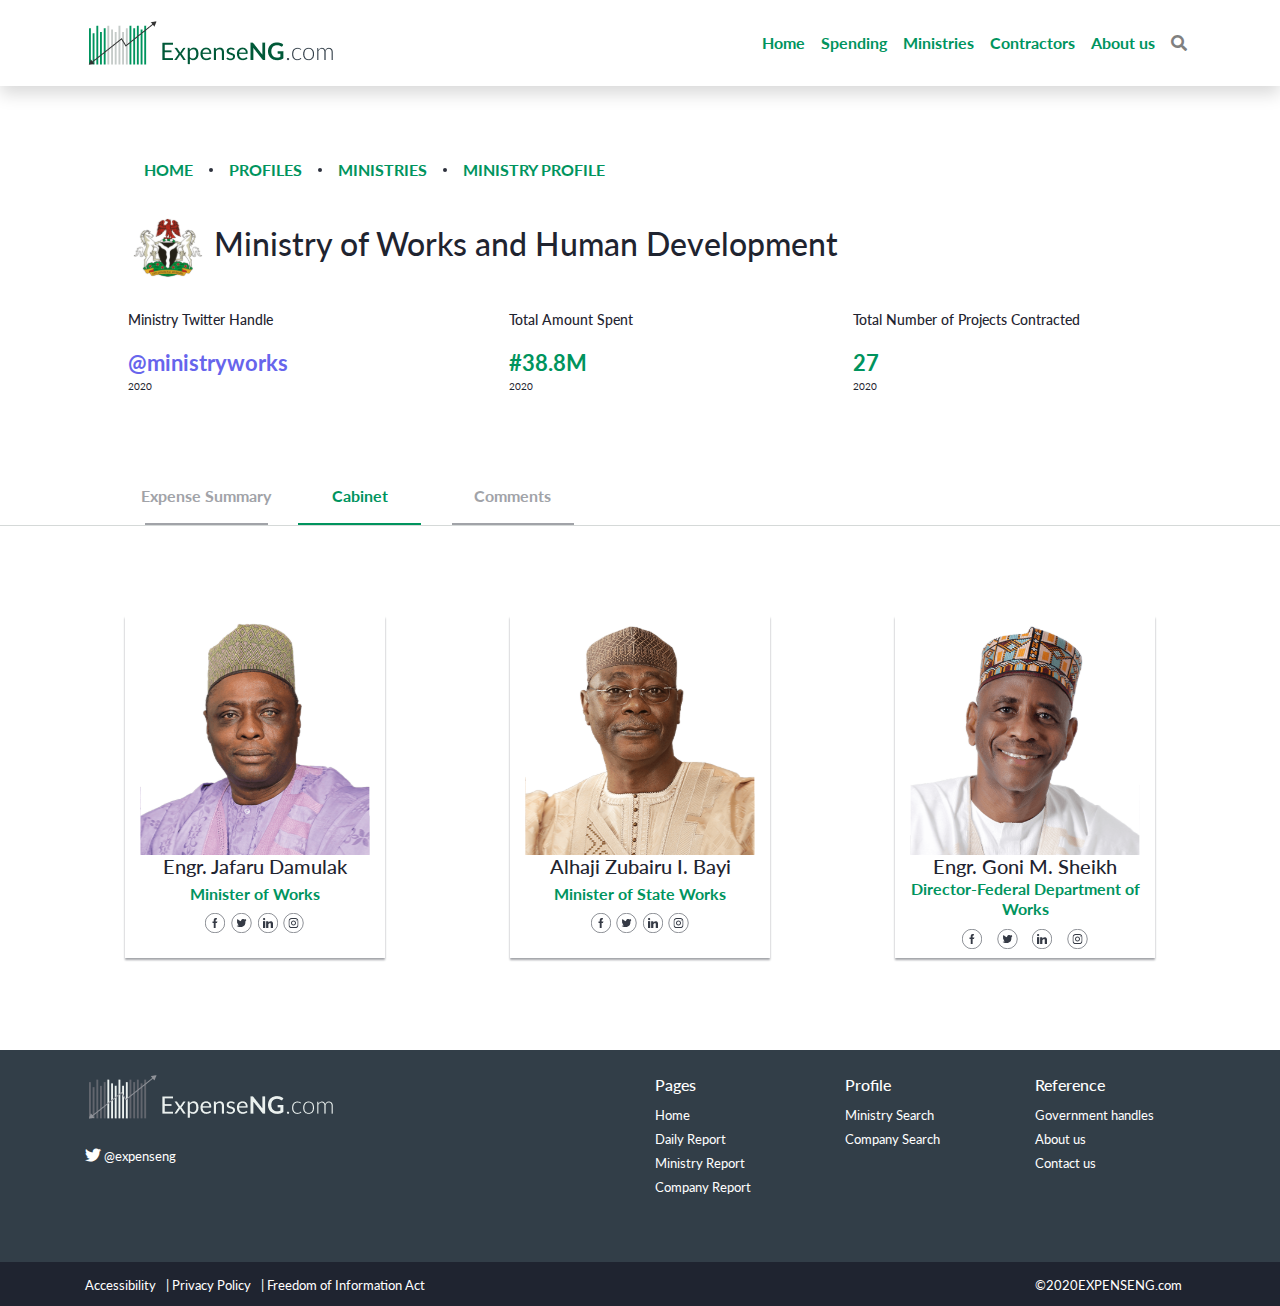
<file: index.html>
<!DOCTYPE html>
<html lang="en">
    <head>
        <meta charset="UTF-8">
        <meta name="viewport" content="width=device-width, initial-scale=1.0">
        <meta http-equiv="X-UA-Compatible" content="ie=edge">
        <meta name="Description" content="Enter your description here"/>
        <link href="https://fonts.googleapis.com/css2?family=Lato:wght@400;700&display=swap" rel="stylesheet">
        <link rel="stylesheet" href="https://cdnjs.cloudflare.com/ajax/libs/twitter-bootstrap/4.5.0/css/bootstrap.min.css">
        <link rel="stylesheet" href="https://cdnjs.cloudflare.com/ajax/libs/font-awesome/5.13.1/css/all.min.css">
        <link rel="stylesheet" href="assets/css/header_footer.css">
        <link rel="stylesheet" href="assets/css/ministry_list3.css">
        <title>FG Expense - Ministry List</title>
    </head>
    <body>

        <!-------------Header starts here-------------->
        <nav class="navbar navbar-toggleable-md navbar-expand-md shadow p-3 mb-5" role="navigation">
            <div class="container">
            <a class="navbar-brand" href="#"><img src="./assets/img/Logo.png"></a>
            <button data-toggle="collapse" class="navbar-toggler" data-target="#navcol-1">
                <span><i class="fa fa-bars" aria-hidden="true"></i></span>
            </button>
            <div class="collapse navbar-collapse" id="navcol-1">
                <ul class="nav navbar-nav ml-auto back">
                    <li class="nav-item mr-6 sart" role="presentation">
                        <a class="nav-link" href="index.html">Home</a>
                    </li>
                    <li class="nav-item mr-6 sart" role="presentation">
                        <a class="nav-link" href="expense_report.html">Spending</a>
                    </li>
                    <li class="nav-item mr-6 sart" role="presentation">
                        <a class="nav-link active" href="ministry_list.html">Ministries</a>
                    </li>
                    <li class="nav-item mr-6 sart" role="presentation">
                        <a class="nav-link" href="contracts_awarded.html">Contractors</a>
                    </li>
                    <li class="nav-item mr-6 sart" role="presentation">
                        <a class="nav-link" href="contracts_awarded.html">About us</a>
                    </li>
                    <a class="nav-link" href=""><i class="fa fa-search inp"></i></a>
                </ul>
            </div>
            </div>
        </nav>
        <!-------------Header ends here-------------->
            
        <!-------------Content starts here-------------->
        <div id="wrapper">
            <div class="content">
                <section class="description">
                    <!-------------Nav starts here-------------->
                    <div class="nav_links">
                        <ul class="nav">
                            <li class="nav-item">
                              <a class="nav-link active" href="#">HOME</a>
                            </li>
                            <img src="assets/img/Ellipse 61.svg" alt="ellipse">
                            <li class="nav-item">
                              <a class="nav-link" href="#">PROFILES</a>
                            </li>
                            <img src="assets/img/Ellipse 61.svg" alt="ellipse">
                            <li class="nav-item">
                              <a class="nav-link" href="#">MINISTRIES</a>
                            </li>
                            <img src="assets/img/Ellipse 61.svg" alt="ellipse">
                            <li class="nav-item">
                              <a class="nav-link" href="#">MINISTRY PROFILE</a>
                            </li>
                        </ul>
                    </div>
                    <!-------------Nav ends here-------------->


                    <div class="title">
                        <div class="title-image">
                            <img src="assets/img/image 7.svg" alt="coat of arms">
                        </div>
                        <div class="tittle-content">
                            <h2>
                                Ministry of Works and Human Development
                            </h2>
                        </div>
                    </div>

                    
                    <div class="basic-info">
                        <div class="info">
                            <p class="first">Ministry Twitter Handle</p>
                            <p class="second handle"><a href="#">@ministryworks</a></p>
                            <p class="third">2020</p>
                        </div>
                        <div class="info">
                            <p class="first">Total Amount Spent</p>
                            <p class="second">#38.8M</p>
                            <p class="third">2020</p>
                        </div>
                        <div class="info">
                            <p class="first">Total Number of Projects Contracted</p>
                            <p class="second">27</p>
                            <p class="third">2020</p>
                        </div>
                    </div>
                </section>


                <!-------------Cabinet info starts here-------------->
                <section class="cabinet-info">
                    <div class="cabinet-heading">
                        <ul class="nav1">
                            <li class="nav1-item normal">
                              <a class="nav1-link" href="#">Expense Summary</a>
                            </li>
                            <li class="nav1-item shrink">
                              <a class="nav1-link active" href="#">Cabinet</a>
                            </li>
                            <li class="nav1-item shrink">
                              <a class="nav1-link" href="#">Comments</a>
                            </li>
                        </ul>
                    </div>

                    <div class="cabinet-images">
                        <div class="card-component">
                            <img class="card-img" src="assets/img/min_works.svg" alt="Card image cap">
                            <div class="card-content">
                                <h5 class="card-title">Engr. Jafaru Damulak</h5>
                                <p class="card-text">Minister of Works</p>
                                <div class="socials">
                                    <div><a href="#"><img src="assets/img/facebook.svg" alt="facebook"></a></div>
                                    <div><a href="#"><img src="assets/img/twitter.svg" alt="twitter"></a></div>
                                    <div><a href="#"><img src="assets/img/linkedin.svg" alt="linkedin"></a></div>
                                    <div><a href="#"><img src="assets/img/instagram.svg" alt="instagram"></a></div>
                                </div>
                            </div>
                        </div>

                        <div class="card-component">
                            <img class="card-img" src="assets/img/min_state_works.svg" alt="Card image cap">
                            <div class="card-content">
                                <h5 class="card-title">Alhaji Zubairu I. Bayi</h5>
                                <p class="card-text">Minister of State Works</p>
                                <div class="socials">
                                   <div><a href="#"><img src="assets/img/facebook.svg" alt="facebook"></a></div>
                                    <div><a href="#"><img src="assets/img/twitter.svg" alt="twitter"></a></div>
                                    <div><a href="#"><img src="assets/img/linkedin.svg" alt="linkedin"></a></div>
                                    <div><a href="#"><img src="assets/img/instagram.svg" alt="instagram"></a></div>
                                </div>
                            </div>
                        </div>

                        <div class="card-component">
                            <img class="card-img" src="assets/img/dir_works.svg" alt="Card image cap">
                            <div class="card-content">
                                <h5 class="card-title post">Engr. Goni M. Sheikh</h5>
                                <p class="card-text">Director-Federal Department of Works</p>
                                <div class="socials">
                                    <div><a href="#"><img src="assets/img/facebook.svg" alt="facebook"></a></div>
                                    <div><a href="#"><img src="assets/img/twitter.svg" alt="twitter"></a></div>
                                    <div><a href="#"><img src="assets/img/linkedin.svg" alt="linkedin"></a></div>
                                    <div><a href="#"><img src="assets/img/instagram.svg" alt="instagram"></a></div>
                                </div>
                            </div>
                        </div>
                    </div>
                </section>
                <!-------------Cabinet info ends here-------------->
            </div>
        </div> 
        <!-------------Content ends here-------------->   
        
        <!-------------Footer starts here-------------->
        <footer class="my-footer">
            <div class="container">
                <div class="row">
                    <div class="col-md-2 footer-brand ">
                        <a href="index.html">
                            <img src="assets/img/Frame 390.png" class="ft">
                        </a> <br><br>
                        <a href=""><i class="fab fa-twitter" aria-hidden="true"></i><small> @expenseng</small></a>               
                    </div>
                    <div class="col-md-4">
                        
                    </div>
                    <div class="col-md-2">
                        <h6>Pages</h6>
                        <ul >
                            <li>
                                <a  href="#"><small>Home</small></a>
                            </li>
                            <li>
                                <a  href="#"><small>Daily Report</small></a>
                            </li>
                            <li>
                                <a href="#"><small>Ministry Report</small></a>
                            </li>
                            <li>
                                <a href="#"><small>Company Report</small></a>
                            </li>
                        </ul>
                        
                    </div>
                    <div class=" col-md-2">
                        <h6>Profile</h6>
                        <ul>
                            <li>
                                <a  href="About.html"><small>Ministry Search</small></a>
                            </li>
                            <li>
                                <a href="facilities.html"><small>Company Search</small></a>
                            </li>
                        </ul>
                    </div>
                    <div class="col-md-2">
                        <h6>Reference</h6>
                        <ul >
                            <li>
                                <a href="index.html"><small>Government handles</small></a>
                            </li>
                            <li>
                                <a href=""><small>About us</small></a>     
                            </li>
                            <li>
                                <a href=""><small>Contact us</small></a>                        
                            </li>
                        </ul>
                    </div>
                </div><br><br>
            </div>
            <div class="container-fluid lower">
                <div class="container">
                    <div class="row ">
                        <div class="col-md-10">
                            <a href=""><small>Accessibility</small></a>-
                            <a href=""><small> | Privacy Policy</small></a>-
                            <a href=""><small> | Freedom of Information Act</small></a>
                        </div>
                        <div class="col-md-2">
                            <a href=""><small><span>&#169</span>2020EXPENSENG.com</small></a>
                        </div>
                    </div>
                </div>
            </div>
        </footer>

    <!-------------Footer ends here-------------->

        <script src="https://cdnjs.cloudflare.com/ajax/libs/jquery/3.5.1/jquery.slim.min.js"></script>
        <script src="https://cdnjs.cloudflare.com/ajax/libs/popper.js/1.16.1/umd/popper.min.js"></script>
        <script src="https://cdnjs.cloudflare.com/ajax/libs/twitter-bootstrap/4.5.0/js/bootstrap.min.js"></script>
    </body>
</html>
</file>
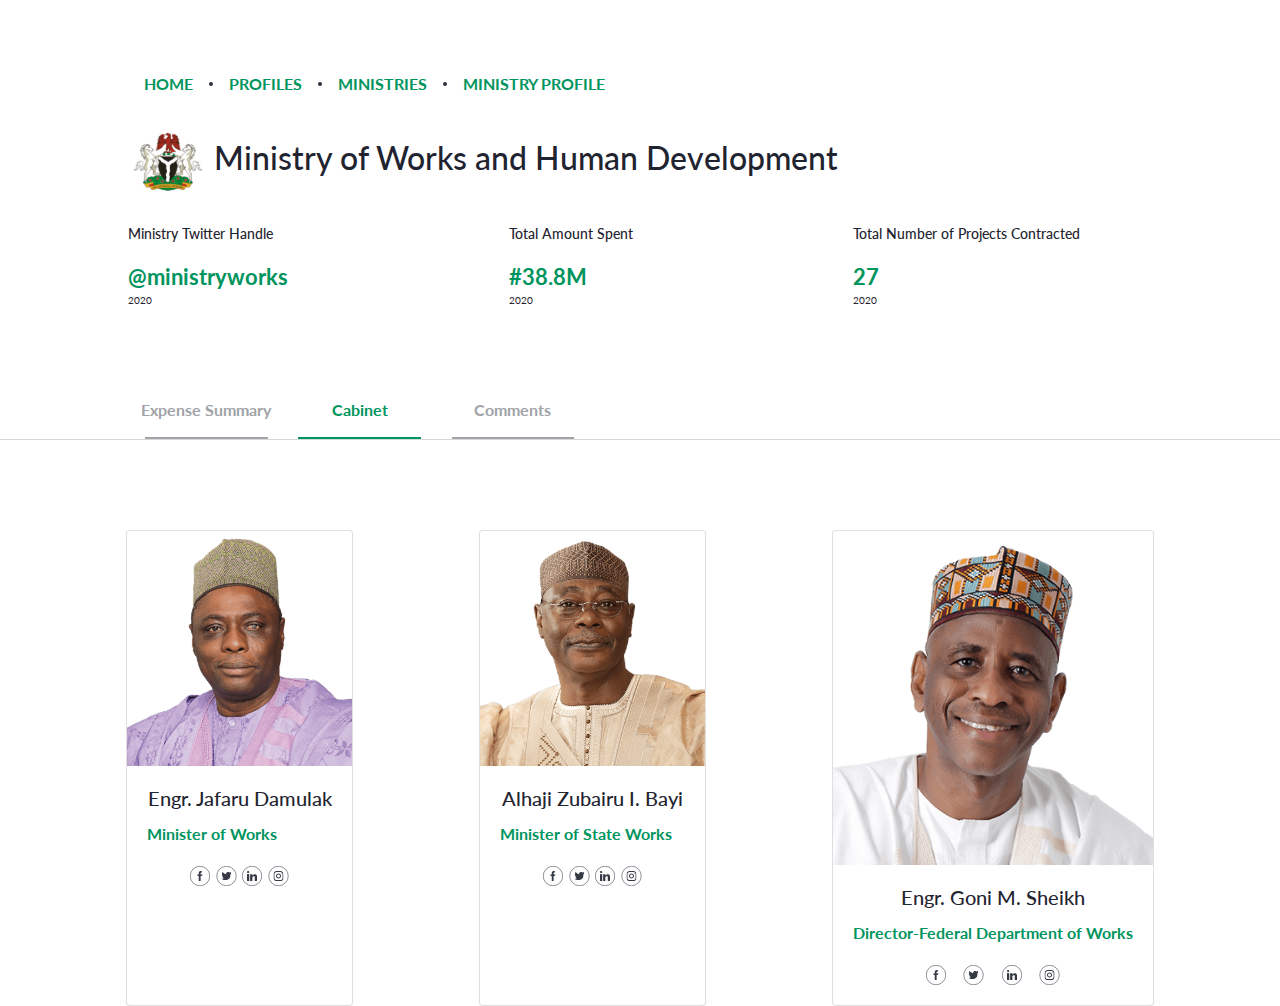
<file: ministry_list3.html>
<!DOCTYPE html>
<html lang="en">
    <head>
        <meta charset="UTF-8">
        <meta name="viewport" content="width=device-width, initial-scale=1.0">
        <meta http-equiv="X-UA-Compatible" content="ie=edge">
        <meta name="Description" content="Enter your description here"/>
        <link href="https://fonts.googleapis.com/css2?family=Lato:wght@400;700&display=swap" rel="stylesheet">
        <link rel="stylesheet" href="https://cdnjs.cloudflare.com/ajax/libs/twitter-bootstrap/4.5.0/css/bootstrap.min.css">
        <link rel="stylesheet" href="https://cdnjs.cloudflare.com/ajax/libs/font-awesome/5.13.1/css/all.min.css">
        <link rel="stylesheet" href="assets/css/ministry_list3.css">
        <title>FG Expense - Ministry List</title>
    </head>
    <body>
        <div id="wrapper">
            <div class="content">
                <section class="description">
                    <div class="nav_links">
                        <ul class="nav">
                            <li class="nav-item">
                              <a class="nav-link active" href="#">HOME</a>
                            </li>
                            <img src="assets/pictures/Ellipse 61.svg" alt="ellipse">
                            <li class="nav-item">
                              <a class="nav-link" href="#">PROFILES</a>
                            </li>
                            <img src="assets/pictures/Ellipse 61.svg" alt="ellipse">
                            <li class="nav-item">
                              <a class="nav-link" href="#">MINISTRIES</a>
                            </li>
                            <img src="assets/pictures/Ellipse 61.svg" alt="ellipse">
                            <li class="nav-item">
                              <a class="nav-link" href="#">MINISTRY PROFILE</a>
                            </li>
                        </ul>
                    </div>
                    
                    <div class="title">
                        <div class="title-image">
                            <img src="assets/pictures/image 7.svg" alt="coat of arms">
                        </div>
                        <div class="tittle-content">
                            <h2>
                                Ministry of Works and Human Development
                            </h2>
                        </div>
                    </div>

                    
                    <div class="basic-info">
                        <div class="info">
                            <p class="first">Ministry Twitter Handle</p>
                            <p class="second handle">@ministryworks</p>
                            <p class="third">2020</p>
                        </div>
                        <div class="info">
                            <p class="first">Total Amount Spent</p>
                            <p class="second">#38.8M</p>
                            <p class="third">2020</p>
                        </div>
                        <div class="info">
                            <p class="first">Total Number of Projects Contracted</p>
                            <p class="second">27</p>
                            <p class="third">2020</p>
                        </div>
                    </div>
                </section>

                <section class="cabinet-info">
                    <div class="cabinet-heading">
                        <ul class="nav1">
                            <li class="nav1-item normal">
                              <a class="nav1-link" href="#">Expense Summary</a>
                            </li>
                            <li class="nav1-item shrink">
                              <a class="nav1-link active" href="#">Cabinet</a>
                            </li>
                            <li class="nav1-item shrink">
                              <a class="nav1-link" href="#">Comments</a>
                            </li>
                        </ul>
                    </div>

                    <div class="cabinet-images">
                        <div class="card">
                            <img class="card-img-top" src="assets/pictures/min_works.svg" alt="Card image cap">
                            <div class="card-body">
                                <h5 class="card-title">Engr. Jafaru Damulak</h5>
                                <p class="card-text">Minister of Works</p>
                                <div class="socials">
                                    <div><img src="assets/pictures/facebook.svg" alt="facebook"></div>
                                    <div><img src="assets/pictures/twitter.svg" alt="twitter"></div>
                                    <div><img src="assets/pictures/linkedin.svg" alt="linkedin"></div>
                                    <div><img src="assets/pictures/instagram.svg" alt="instagram"></div>
                                </div>
                            </div>
                        </div>

                        <div class="card">
                            <img class="card-img-top" src="assets/pictures/min_state_works.svg" alt="Card image cap">
                            <div class="card-body">
                                <h5 class="card-title">Alhaji Zubairu I. Bayi</h5>
                                <p class="card-text">Minister of State Works</p>
                                <div class="socials">
                                    <div><img src="assets/pictures/facebook.svg" alt="facebook"></div>
                                    <div><img src="assets/pictures/twitter.svg" alt="twitter"></div>
                                    <div><img src="assets/pictures/linkedin.svg" alt="linkedin"></div>
                                    <div><img src="assets/pictures/instagram.svg" alt="instagram"></div>
                                </div>
                            </div>
                        </div>

                        <div class="card">
                            <img class="card-img-top" src="assets/pictures/dir_works.svg" alt="Card image cap">
                            <div class="card-body">
                                <h5 class="card-title">Engr. Goni M. Sheikh</h5>
                                <p class="card-text">Director-Federal Department of Works</p>
                                <div class="socials">
                                    <div><img src="assets/pictures/facebook.svg" alt="facebook"></div>
                                    <div><img src="assets/pictures/twitter.svg" alt="twitter"></div>
                                    <div><img src="assets/pictures/linkedin.svg" alt="linkedin"></div>
                                    <div><img src="assets/pictures/instagram.svg" alt="instagram"></div>
                                </div>
                            </div>
                        </div>
                    </div>
                </section>
            </div>
        </div>
        

        <script src="https://cdnjs.cloudflare.com/ajax/libs/jquery/3.5.1/jquery.slim.min.js"></script>
        <script src="https://cdnjs.cloudflare.com/ajax/libs/popper.js/1.16.1/umd/popper.min.js"></script>
        <script src="https://cdnjs.cloudflare.com/ajax/libs/twitter-bootstrap/4.5.0/js/bootstrap.min.js"></script>
    </body>
</html>
</file>
<file: assets/css/header_footer.css>
.nav-link{
	color: black;
}
.nav-link:hover{
	color: grey !important;
}
.my-footer ul {
  list-style-type: none;
  padding-left: 0;
  color: white;
}.my-footer a {
  color: #fff !important;
}
.my-footer {
  background-color: #323E48 !important;
}
h6{
	color: white;
	margin-top: 25px;
}
.fa-search{
	color: grey !important;
}
.fa-search:hover{
	color: black !important;
}
.ft{
	margin-top: 25px;
}
.lower{
	background-color: #1F2430;
	padding: 10px;
}
</file>
<file: assets/css/ministry_list3.css>
body, html {
    font-family: Lato;
    width: 100%;
    color: #1F2430;
    box-sizing: border-box;
    display: block;
}

/* Scroll bar */
/* width */
::-webkit-scrollbar {
    height: 2px;
    width: 7px;
}
  
  /* Track */
::-webkit-scrollbar-track {
    background: #f1f1f1; 
}
   
  /* Handle */
::-webkit-scrollbar-thumb {
    background: #00945e9e;
}
  
  /* Handle on hover */
::-webkit-scrollbar-thumb:hover {
    background: #00945e9e;
}
  

.content{
    width: 100%;
    height: 900px;
}

.description{
    width: 80%;
    height: 30%;
    margin: 5% auto;
}

.nav-link{
    color: #00945E;
    font-family: Lato;
    font-style: normal;
    font-weight: bold;
}

.title, .basic-info{
    width: 100%;
    height: 20%;
    margin: 3% auto;
    display: flex;
    flex-direction: row;
    justify-content: start;
    align-items: center;
}

.basic-info{
    flex-wrap: wrap;
}

.title-image img{
    width: 90%;
    margin: 0 auto;
}

.title-content{
    align-self: center;
}

.basic-info{
    height: 40%;
    margin: 2% auto;
    justify-content: space-between;
}

.info{
    margin-right: 7%;
    display: flex;
    flex-direction: column;
}

.first{
    font-size: 0.9rem;
    font-weight: 500;
}

.second{
    font-size: 1.4rem;
    font-weight: bold;
    color: #00945E;
    margin-bottom: 0;
}

.handle a{
    color: #6765EC;
}
.handle a:hover{
    text-decoration: none;
    cursor: pointer;
    color: #43419d;
}

.third{
    font-style: normal;
    font-weight: normal;
    font-size: 0.6rem;
}

.cabinet-info{
    width: 100%;
    height: 50%;
    margin: 2% auto;
}

.cabinet-heading{
    padding-bottom: 0;
    border-bottom: 1px solid #D5D9D8;
}

.cabinet-info .nav1 {
    list-style: none;
    width: 82%;
    max-width: 500px;
    margin: auto 7%;
    display: flex;
    flex-direction: row;
    justify-content: space-between;
}

.cabinet-info .nav1-item{
    width: 33.33%;
    text-align: center;
}

.cabinet-info .nav1-link{
    font-weight: bold;
    color: #A1A3A8;
    margin-bottom: 0;
}

.cabinet-info .nav1-link:after {
    content: ""; 
    display: block;
    margin: 0 auto;
    width: 80%;
    padding-top: 15px; 
    border-bottom: 2px solid #A1A3A8;
}

.cabinet-info .nav1-link:hover{
    color: #00945E;
    text-decoration: none;
}

.cabinet-info .nav1-link:hover:after{
    border-bottom-color: #00945E;
}

.cabinet-info .active{
    color: #00945E;
}

.cabinet-info .active:after{
    border-bottom-color: #00945E;
}

.cabinet-info::after{
    content: '';
    width: 5px;
}

.cabinet-images{
    height: 80%;
    display: flex;
    margin: 7% auto 0 auto;
    flex-direction: row;
    flex-wrap: wrap;
    justify-content: space-evenly;
}

.card-component{
    height: 95%;
    width: 260px;
    display: flex;
    flex-direction: column;
    align-items: center;
    box-shadow: 0 2px 2px #A1A3A8;
}

.card-component .card-img{
    height: 70%;
    width: 90%;
}

.card-content{
    margin-top: 2%;
}

.card-content p, h5{
    margin-block-start: 0;
    margin-block-end: 0;
    text-align: center;
    line-height: 1.2;
}

.card-content .post{
    margin-bottom: 0.45rem;
}

.card-content h5{
    line-height: 0.6;
}

.card-text{
    color: #00945E;
    font-weight: bold;
}

.socials{
    display: flex;
    width: 60%;
    margin: 3% auto 0 auto;
    flex-direction: row;
    justify-content: space-evenly;
}

footer{
    margin-top: auto;
}

.socials img:hover{
    cursor: pointer;
}

/* start of media queries */
@media screen and (max-width: 900px){
    .cabinet-images{
        width: 80%;
        display: flex;
	    flex-wrap:wrap;
        flex-direction: row;
        overflow-y: scroll;
    }
    .card-component{
        margin: 2%;
        height: 342px;
    }
}

@media screen and (max-width: 770px) {
    .content{
        height: 1400px;
    }
    .nav{
        justify-content: center;
    }
    .nav-link{
        font-size: 13px;
    }
    h2{
        font-size: 18px;
        font-weight: bold;
    }
    .basic-info{
        display: flex;
        flex-direction: column;
        align-content: center;
        flex-wrap: inherit;
    }
    .info{
	    margin-bottom: 4%;
    }
    .cabinet-images{
        height: 90%;
        margin:  15% auto 0 auto;
    }
    .cabinet-info{
        margin-top: 15%;
    }
    .info p{
        text-align: center;
    }
    .first{
        font-weight:500
     }
    .second{
        font-size: 17px;
    }
    .cabinet-info .nav1 {
        width: 100%;
        max-width: 600px;
        margin: auto 0;
        padding-left: 0;
    }
    .cabinet-info .normal{
        width: 60%;
    }
    .shrink{
        width: 20%;
    }
} 

@media screen and (max-width:600px){
    .cabinet-images{
        margin: 19% auto 0 auto;
    }
}

@media screen and (max-width:430px){
    .cabinet-images{
        margin: 22% auto 0 auto;
    }
}

@media (min-width:768px) and (max-width: 1024px) {
    .basic-info{
        margin-top: 5%;
    }
    .info{
        margin-right: auto;
    }
    h2{
        font-size: 24px;
    }
}

@media (min-width:768px) and (max-width: 780px) {
    .info{
        margin-right: 0;
    }
    .cabinet-images{
        margin: 10% auto 0 auto;
    }
} 


@media screen and (max-width: 325px) {
    .content{
        height: 1400px;
    }
    .cabinet-info{
        margin-top: 20%;
    }
    .nav-link{
        font-size: 12px;
    }
    .cabinet-images{
        height: 90%;
        margin:  auto auto 0 auto;
    }
}

/* end of media queries */
</file>
